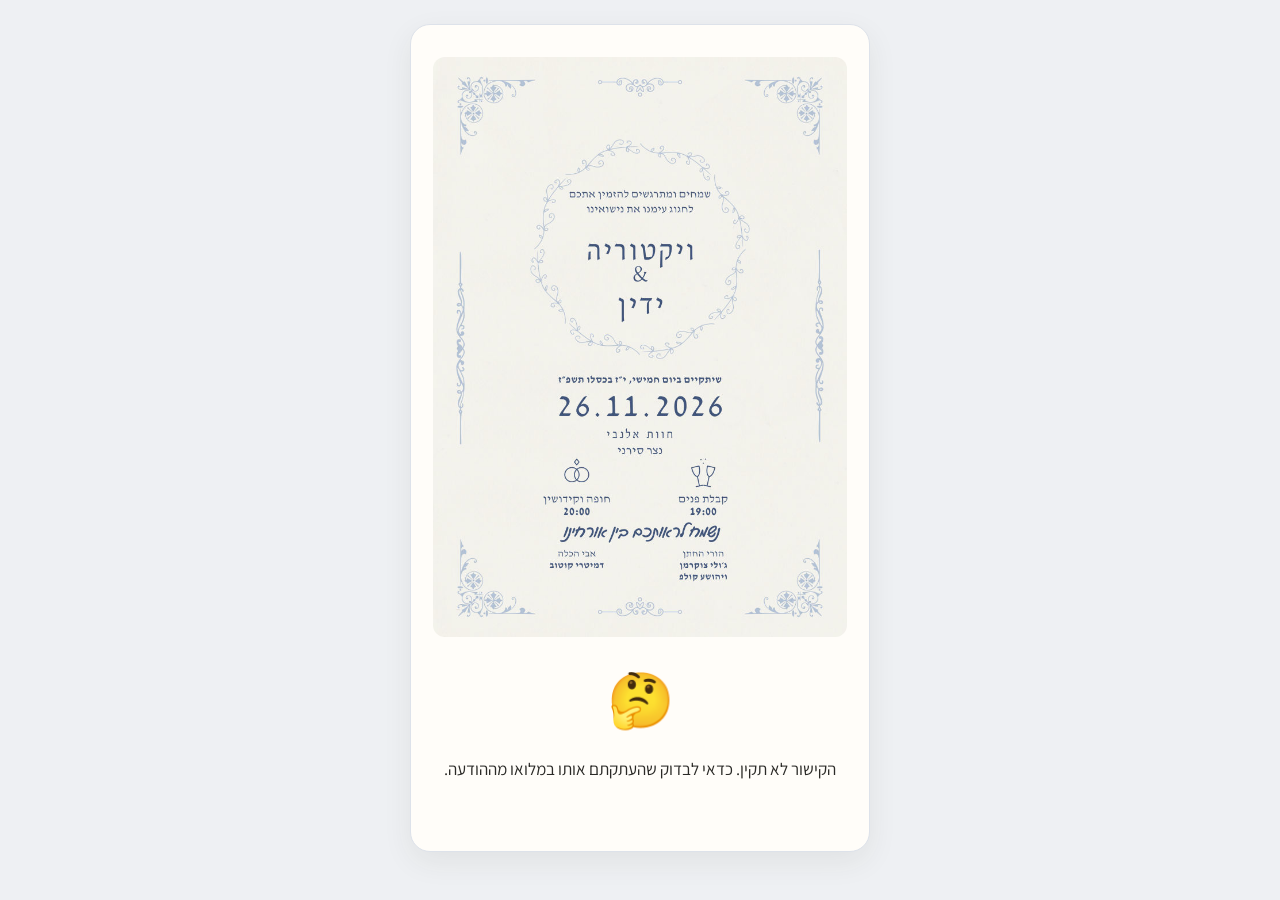
<file: index.html>
<!doctype html>
<html lang="he" dir="rtl">
<head>
<meta charset="utf-8">
<meta name="viewport" content="width=device-width, initial-scale=1">
<title>החתונה של ויקטוריה וידין</title>
<!-- התצוגה המקדימה שוואטסאפ מציג מעל הקישור. התמונה חייבת כתובת מלאה ולהיות קטנה מ-300KB -->
<meta property="og:title" content="ויקטוריה &amp; ידין מתחתנים 💍">
<meta property="og:description" content="26.11.2026 · חוות אלנבי, נצר סירני · לחצו לאישור הגעה">
<meta property="og:image" content="https://zoeykulp.github.io/wedding-rsvp/invite.jpg">
<meta property="og:image:type" content="image/jpeg">
<meta property="og:image:width" content="1200">
<meta property="og:image:height" content="630">
<link rel="preconnect" href="https://fonts.googleapis.com">
<link rel="preconnect" href="https://fonts.gstatic.com" crossorigin>
<link href="https://fonts.googleapis.com/css2?family=Frank+Ruhl+Libre:wght@500;700&family=Assistant:wght@400;600;700&display=swap" rel="stylesheet">
<link rel="stylesheet" href="app.css">
</head>
<body>
<main>
  <img id="invite-img" class="invite-img" alt="ההזמנה לחתונה" hidden>

  <section id="loading" class="center">
    <div class="spinner" aria-label="טוען"></div>
    <p style="color:var(--muted);margin-top:-20px">טוענים את ההזמנה שלכם... 💌<br><small>זה יכול לקחת כמה שניות</small></p>
  </section>

  <section id="error" class="center" hidden>
    <div class="big-emoji">🤔</div>
    <p>הקישור לא תקין. כדאי לבדוק שהעתקתם אותו במלואו מההודעה.</p>
  </section>

  <section id="form-view" hidden>
    <p class="greet"><span id="greet-hi">היי!</span> נשמח לדעת אם תגיעו 🤍</p>
    <p class="note" id="prev-note" hidden>כבר אישרתם. אפשר לעדכן את התשובה כאן.</p>

    <div class="choices" role="radiogroup" aria-label="האם תגיעו?">
      <button type="button" class="choice" role="radio" aria-checked="false" data-status="מגיע">כן, נגיע 🎉</button>
      <button type="button" class="choice" role="radio" aria-checked="false" data-status="לא מגיע">לא נוכל להגיע</button>
      <button type="button" class="choice" role="radio" aria-checked="false" data-status="אולי">עוד לא בטוחים</button>
    </div>

    <div id="coming" hidden>
      <div class="field row">
        <span class="label" style="margin:0">כמה תהיו?</span>
        <div class="stepper" data-key="count"></div>
      </div>

      <div class="field">
        <span class="label">העדפות אוכל</span>
        <p class="hint">כמה מכם צריכים מנה מיוחדת? (אם אף אחד, אפשר לדלג)</p>
        <div class="row"><span>צמחוני</span><div class="stepper" data-key="veg"></div></div>
        <div class="row"><span>טבעוני</span><div class="stepper" data-key="vegan"></div></div>
        <div class="row"><span>ללא גלוטן</span><div class="stepper" data-key="gf"></div></div>
      </div>

      <div class="field">
        <label class="check"><input type="checkbox" id="has-allergy"> יש אלרגיה למזון</label>
        <textarea id="allergy" hidden maxlength="300" placeholder="לאיזה מזון? (למשל: אגוזים, שומשום, דגים)"></textarea>
      </div>
    </div>

    <div class="field" id="notes-field" hidden>
      <label class="label" for="notes">רוצים להוסיף משהו? (לא חובה)</label>
      <textarea id="notes" maxlength="500"></textarea>
    </div>

    <p class="error-msg" id="form-error" hidden></p>
    <button type="button" class="primary" id="submit" disabled>שליחה</button>
  </section>

  <section id="done" class="center" hidden>
    <div class="big-emoji" id="done-emoji"></div>
    <h2 class="done-title" id="done-title"></h2>
    <p class="done-text" id="done-text"></p>
    <a class="secondary" id="waze" target="_blank" rel="noopener" hidden>ניווט עם Waze 🚗</a>

    <button type="button" class="secondary" id="edit">עדכון התשובה</button>
  </section>
</main>

<script>
  window.PAGE = {
    INVITE_IMAGE: 'invitation.jpg',
    WAZE_URL: 'https://waze.com/ul?navigate=yes&q=' + encodeURIComponent('חוות אלנבי נצר סרני'),
    T: {
      hi: 'היי ',
      demoName: 'אורח לדוגמה',
      plus: 'הוספה',
      minus: 'הפחתה',
      allergyMissing: 'נשמח לדעת לאיזה מזון יש אלרגיה',
      saveFailed: 'אופס, התשובה לא נשמרה. נסו לשלוח שוב 🙏',
      done: {
        'מגיע': ['🥂', 'איזה כיף!', 'מחכים לראות אתכם ב-26.11'],
        'לא מגיע': ['🤍', 'תודה שעדכנתם', 'נתגעגע! תודה שהודעתם לנו'],
        'אולי': ['🙏', 'תודה!', 'כשתדעו, אפשר לחזור לאותו קישור ולעדכן'],
      },
    },
  };
</script>
<script src="app.js"></script>
</body>
</html>
</file>
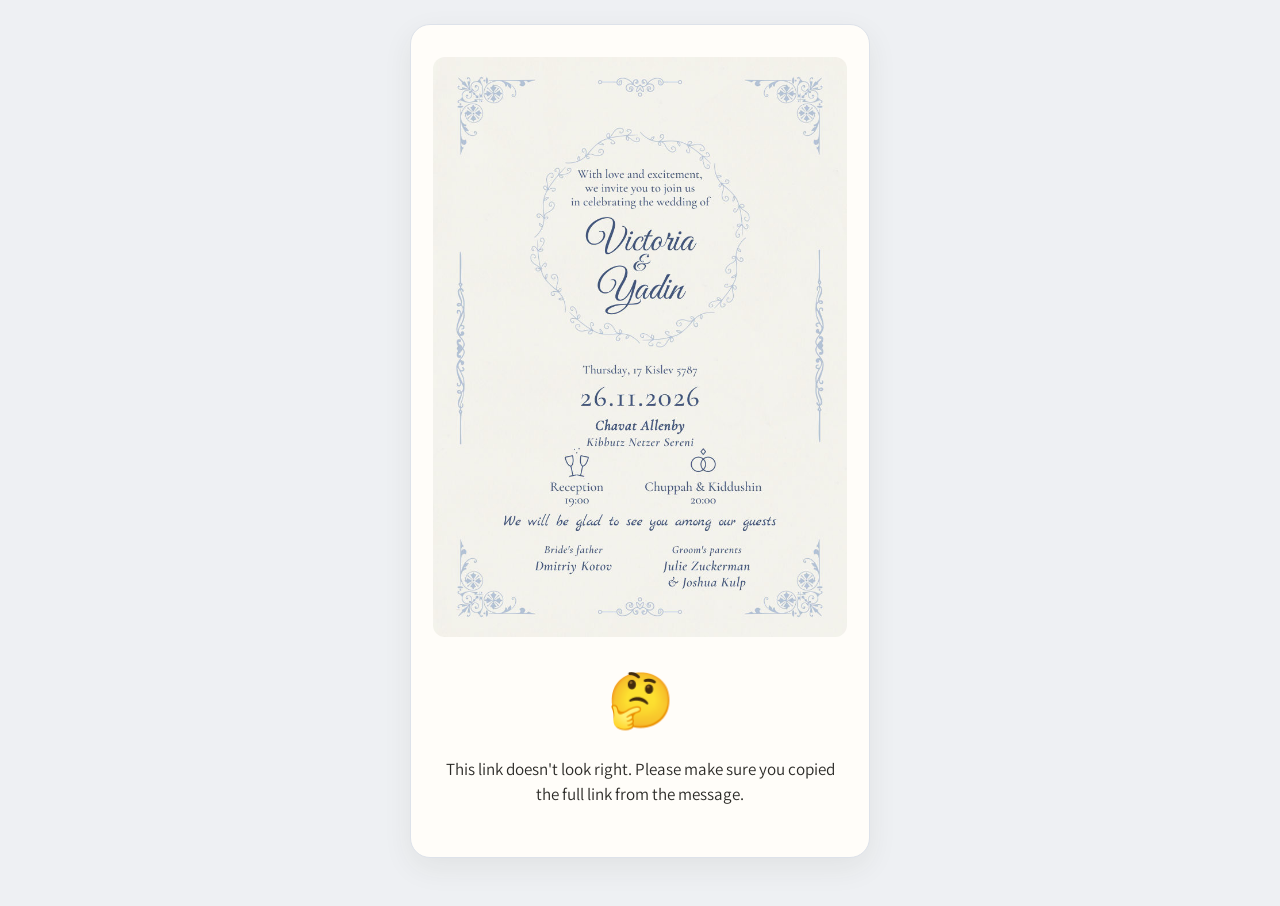
<file: en/index.html>
<!doctype html>
<html lang="en" dir="ltr">
<head>
<meta charset="utf-8">
<meta name="viewport" content="width=device-width, initial-scale=1">
<title>Victoria &amp; Yadin's Wedding</title>
<!-- WhatsApp link preview. The image needs an absolute URL and must stay under ~300KB -->
<meta property="og:title" content="Victoria &amp; Yadin are getting married 💍">
<meta property="og:description" content="26.11.2026 · Chavat Allenby, Kibbutz Netzer Sereni · Tap to RSVP">
<meta property="og:image" content="https://zoeykulp.github.io/wedding-rsvp/en/invite.jpg">
<meta property="og:image:type" content="image/jpeg">
<meta property="og:image:width" content="1200">
<meta property="og:image:height" content="630">
<link rel="preconnect" href="https://fonts.googleapis.com">
<link rel="preconnect" href="https://fonts.gstatic.com" crossorigin>
<link href="https://fonts.googleapis.com/css2?family=Cormorant+Garamond:wght@600&family=Assistant:wght@400;600;700&display=swap" rel="stylesheet">
<link rel="stylesheet" href="../app.css">
<style>.done-title { font-family: 'Cormorant Garamond', serif; font-size: 30px; }</style>
</head>
<body>
<main>
  <img id="invite-img" class="invite-img" alt="Wedding invitation" hidden>

  <section id="loading" class="center">
    <div class="spinner" aria-label="Loading"></div>
    <p style="color:var(--muted);margin-top:-20px">Loading your invitation... 💌<br><small>This may take a few seconds</small></p>
  </section>

  <section id="error" class="center" hidden>
    <div class="big-emoji">🤔</div>
    <p>This link doesn't look right. Please make sure you copied the full link from the message.</p>
  </section>

  <section id="form-view" hidden>
    <p class="greet"><span id="greet-hi">Hi!</span> We'd love to know if you can make it 🤍</p>
    <p class="note" id="prev-note" hidden>You've already replied. You can update your answer here.</p>

    <div class="choices" role="radiogroup" aria-label="Will you attend?">
      <button type="button" class="choice" role="radio" aria-checked="false" data-status="מגיע">Yes, we'll be there 🎉</button>
      <button type="button" class="choice" role="radio" aria-checked="false" data-status="לא מגיע">Sorry, we can't make it</button>
      <button type="button" class="choice" role="radio" aria-checked="false" data-status="אולי">Not sure yet</button>
    </div>

    <div id="coming" hidden>
      <div class="field row">
        <span class="label" style="margin:0">How many of you?</span>
        <div class="stepper" data-key="count"></div>
      </div>

      <div class="field">
        <span class="label">Dietary preferences</span>
        <p class="hint">How many of you need a special meal? (Skip if none)</p>
        <div class="row"><span>Vegetarian</span><div class="stepper" data-key="veg"></div></div>
        <div class="row"><span>Vegan</span><div class="stepper" data-key="vegan"></div></div>
        <div class="row"><span>Gluten-free</span><div class="stepper" data-key="gf"></div></div>
      </div>

      <div class="field">
        <label class="check"><input type="checkbox" id="has-allergy"> Food allergy</label>
        <textarea id="allergy" hidden maxlength="300" placeholder="Which food? (e.g. nuts, sesame, fish)"></textarea>
      </div>
    </div>

    <div class="field" id="notes-field" hidden>
      <label class="label" for="notes">Anything else you'd like to tell us? (optional)</label>
      <textarea id="notes" maxlength="500"></textarea>
    </div>

    <p class="error-msg" id="form-error" hidden></p>
    <button type="button" class="primary" id="submit" disabled>Send</button>
  </section>

  <section id="done" class="center" hidden>
    <div class="big-emoji" id="done-emoji"></div>
    <h2 class="done-title" id="done-title"></h2>
    <p class="done-text" id="done-text"></p>
    <a class="secondary" id="waze" target="_blank" rel="noopener" hidden>Navigate with Waze 🚗</a>

    <button type="button" class="secondary" id="edit">Update my answer</button>
  </section>
</main>

<script>
  window.PAGE = {
    INVITE_IMAGE: 'invitation.jpg',
    WAZE_URL: 'https://waze.com/ul?navigate=yes&q=' + encodeURIComponent('חוות אלנבי נצר סרני'),
    T: {
      hi: 'Hi ',
      demoName: 'Sample Guest',
      plus: 'Add',
      minus: 'Remove',
      allergyMissing: 'Please tell us which food you are allergic to',
      saveFailed: "Oops, your answer wasn't saved. Please try again 🙏",
      done: {
        'מגיע': ['🥂', 'Wonderful!', "Can't wait to see you on 26.11"],
        'לא מגיע': ['🤍', 'Thank you for letting us know', "We'll miss you!"],
        'אולי': ['🙏', 'Thank you!', 'Once you know, just open the same link and update your answer'],
      },
    },
  };
</script>
<script src="../app.js"></script>
</body>
</html>
</file>
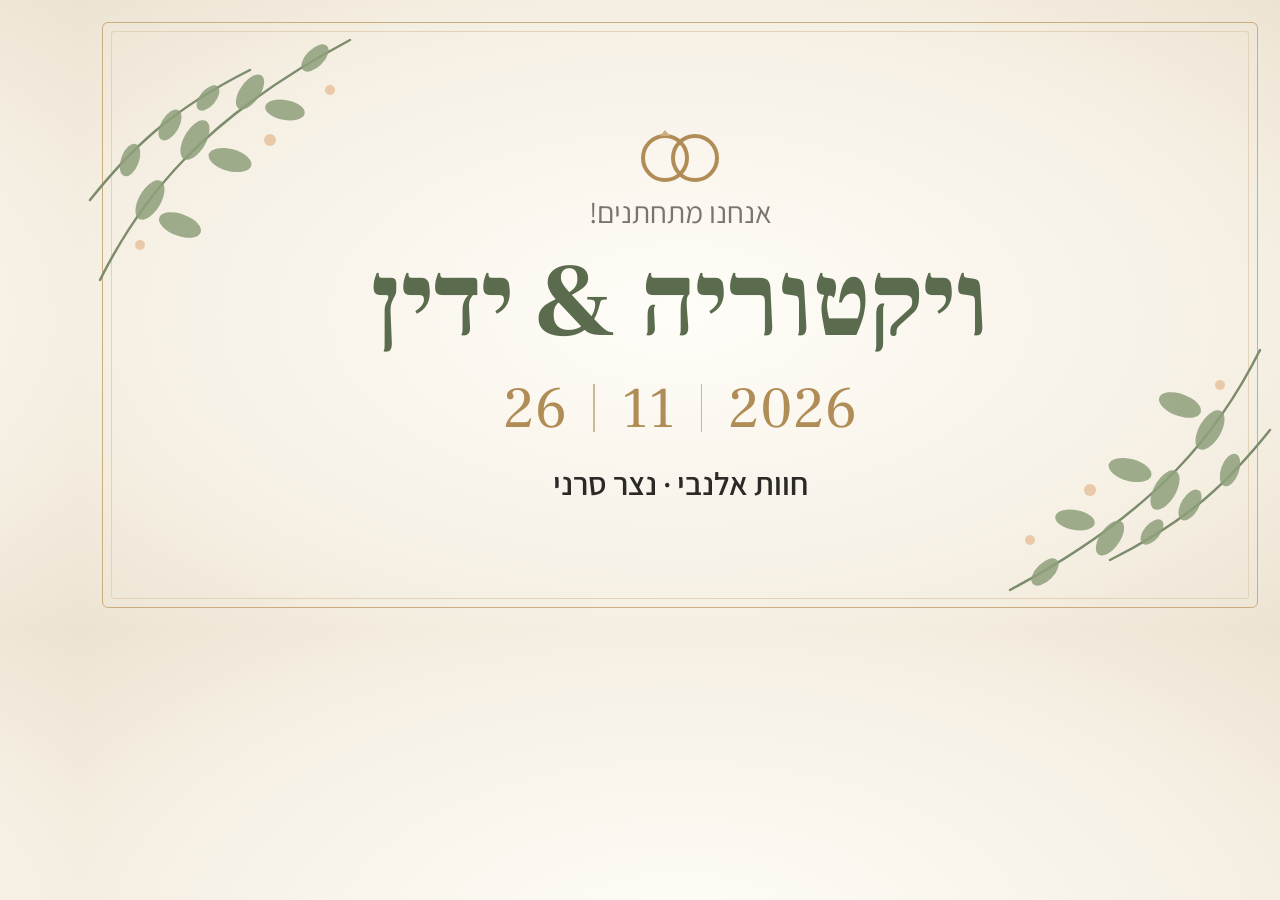
<file: tools/og-card.html>
<!doctype html>
<!-- מקור לתמונת התצוגה המקדימה (invite.png). מצלמים ב-1200x630 -->
<html lang="he" dir="rtl">
<head>
<meta charset="utf-8">
<link href="https://fonts.googleapis.com/css2?family=Frank+Ruhl+Libre:wght@500;700&family=Assistant:wght@400;600&display=swap" rel="stylesheet">
<style>
  html, body { margin: 0; width: 1200px; height: 630px; overflow: hidden; }
  body {
    background: radial-gradient(ellipse at center, #fffdf8 0%, #f5efe3 70%, #ece3d2 100%);
    font-family: 'Assistant', sans-serif; color: #2b2a27;
    display: flex; align-items: center; justify-content: center; position: relative;
  }
  .frame { position: absolute; inset: 22px; border: 1.5px solid #c9ad7f; border-radius: 6px; }
  .frame::after { content: ''; position: absolute; inset: 8px; border: 1px solid #e2d3b6; border-radius: 3px; }
  .branch { position: absolute; width: 300px; height: 300px; }
  .tl { top: 0; left: 0; }
  .br { bottom: 0; right: 0; transform: rotate(180deg); }
  .content { text-align: center; position: relative; }
  .eyebrow { font-size: 30px; color: #7a756c; margin: 0; }
  h1 { font-family: 'Frank Ruhl Libre', serif; font-size: 104px; line-height: 1.1; margin: 14px 0 10px; color: #5b6b4e; font-weight: 700; }
  .date { direction: ltr; display: flex; justify-content: center; align-items: center; gap: 26px;
          font-family: 'Frank Ruhl Libre', serif; font-size: 58px; color: #b08d57; }
  .date i { width: 1.5px; height: 48px; background: #b08d57; opacity: .6; }
  .venue { font-size: 32px; margin: 16px 0 0; font-weight: 600; }
  .rings { display: block; margin: 0 auto 6px; }
</style>
</head>
<body>
  <div class="frame"></div>

  <svg class="branch tl" viewBox="0 0 300 300">
    <g fill="none" stroke="#7d8c6c" stroke-width="2.5" stroke-linecap="round">
      <path d="M20 280 C 60 200, 120 120, 270 40"/>
      <path d="M10 200 C 50 150, 90 110, 170 70"/>
    </g>
    <g fill="#8fa07c" opacity=".85">
      <ellipse cx="70" cy="200" rx="22" ry="11" transform="rotate(-60 70 200)"/>
      <ellipse cx="100" cy="225" rx="22" ry="11" transform="rotate(20 100 225)"/>
      <ellipse cx="115" cy="140" rx="22" ry="11" transform="rotate(-60 115 140)"/>
      <ellipse cx="150" cy="160" rx="22" ry="11" transform="rotate(15 150 160)"/>
      <ellipse cx="170" cy="92" rx="20" ry="10" transform="rotate(-55 170 92)"/>
      <ellipse cx="205" cy="110" rx="20" ry="10" transform="rotate(10 205 110)"/>
      <ellipse cx="235" cy="58" rx="17" ry="9" transform="rotate(-45 235 58)"/>
      <ellipse cx="50" cy="160" rx="17" ry="9" transform="rotate(-70 50 160)"/>
      <ellipse cx="90" cy="125" rx="17" ry="9" transform="rotate(-60 90 125)"/>
      <ellipse cx="128" cy="98" rx="15" ry="8" transform="rotate(-50 128 98)"/>
    </g>
    <g fill="#e9c9a8"><circle cx="190" cy="140" r="6"/><circle cx="60" cy="245" r="5"/><circle cx="250" cy="90" r="5"/></g>
  </svg>
  <svg class="branch br" viewBox="0 0 300 300"><use href="#"/></svg>

  <div class="content">
    <svg class="rings" width="110" height="60" viewBox="0 0 110 60">
      <g fill="none" stroke="#b08d57" stroke-width="4"><circle cx="40" cy="32" r="22"/><circle cx="70" cy="32" r="22"/></g>
      <path d="M40 4 l5 6 h-10z" fill="#c9ad7f"/>
    </svg>
    <p class="eyebrow">אנחנו מתחתנים!</p>
    <h1>ויקטוריה & ידין</h1>
    <div class="date"><span>26</span><i></i><span>11</span><i></i><span>2026</span></div>
    <p class="venue">חוות אלנבי · נצר סרני</p>
  </div>

  <script>
    // משכפל את הענף לפינה השנייה
    document.querySelector('.br').innerHTML = document.querySelector('.tl').innerHTML;
  </script>
</body>
</html>
</file>
<file: app.css>
/* משותף לדף העברי (index.html) ולדף האנגלי (en/index.html) */
:root {
  --bg: #eef0f3;
  --card: #fffdf9;
  --ink: #2b2a27;
  --muted: #7a756c;
  --line: #dde2ea;
  --accent: #42567b;
  --accent-ink: #ffffff;
  --accent-soft: #e6ebf3;
  --gold: #8a9cbd;
  --danger: #a14a3b;
}
* { box-sizing: border-box; }
body {
  margin: 0;
  min-height: 100vh;
  background: var(--bg);
  color: var(--ink);
  font: 17px/1.5 'Assistant', system-ui, sans-serif;
  display: flex;
  justify-content: center;
  padding: 24px 16px 48px;
}
main {
  width: 100%;
  max-width: 460px;
  background: var(--card);
  border: 1px solid var(--line);
  border-radius: 20px;
  padding: 32px 22px;
  box-shadow: 0 10px 30px rgba(60, 50, 30, .07);
}
[hidden] { display: none !important; }

.invite-img { display: block; width: 100%; border-radius: 12px; margin-bottom: 22px; }
.greet { font-size: 19px; text-align: center; margin: 0 0 18px; }
.note { background: var(--accent-soft); border-radius: 10px; padding: 8px 12px; font-size: 15px; text-align: center; margin: -6px 0 18px; }

.choices { display: grid; gap: 10px; margin-bottom: 22px; }
.choice {
  font: inherit; font-weight: 600; font-size: 18px;
  padding: 14px; border-radius: 14px; cursor: pointer;
  background: var(--card); color: var(--ink); border: 1.5px solid var(--line);
  transition: border-color .15s, background .15s;
}
.choice:hover { border-color: var(--accent); }
.choice[aria-checked="true"] { background: var(--accent); color: var(--accent-ink); border-color: var(--accent); }

.field { margin-bottom: 20px; }
.label { display: block; font-weight: 600; margin-bottom: 8px; }
.hint { color: var(--muted); font-size: 15px; margin: -4px 0 10px; }
.row { display: flex; align-items: center; justify-content: space-between; padding: 8px 0; }
.row + .row { border-top: 1px dashed var(--line); }

.stepper { display: inline-flex; align-items: center; gap: 4px; }
[dir="ltr"] .stepper { flex-direction: row-reverse; } /* באנגלית: − 1 + */
.stepper button {
  width: 40px; height: 40px; border-radius: 50%;
  border: 1.5px solid var(--line); background: var(--card); color: var(--ink);
  font-size: 22px; line-height: 1; cursor: pointer;
}
.stepper button:disabled { opacity: .35; cursor: default; }
.stepper output { min-width: 36px; text-align: center; font-size: 20px; font-weight: 700; }

.check { display: flex; gap: 10px; align-items: center; cursor: pointer; font-weight: 600; }
.check input { width: 20px; height: 20px; accent-color: var(--accent); }
textarea {
  width: 100%; font: inherit; padding: 10px 12px; margin-top: 10px;
  border: 1.5px solid var(--line); border-radius: 12px; background: #fff; color: var(--ink);
  resize: vertical; min-height: 70px;
}
textarea:focus { outline: none; border-color: var(--accent); }

.primary {
  width: 100%; font: inherit; font-weight: 700; font-size: 19px;
  padding: 15px; border: 0; border-radius: 14px; cursor: pointer;
  background: var(--accent); color: var(--accent-ink);
}
.primary:disabled { opacity: .45; cursor: default; }
.secondary {
  display: block; width: 100%; text-align: center; text-decoration: none;
  font: inherit; font-weight: 600; padding: 13px; margin-top: 10px;
  border-radius: 14px; border: 1.5px solid var(--line); background: var(--card); color: var(--ink); cursor: pointer;
}
.error-msg { color: var(--danger); text-align: center; font-weight: 600; }

.center { text-align: center; }
.big-emoji { font-size: 54px; margin: 8px 0; }
.done-title { font-family: 'Frank Ruhl Libre', serif; margin: 0 0 8px; }
.done-text { color: var(--muted); }
.spinner {
  width: 36px; height: 36px; margin: 40px auto; border-radius: 50%;
  border: 3px solid var(--line); border-top-color: var(--accent);
  animation: spin .8s linear infinite;
}
@keyframes spin { to { transform: rotate(360deg); } }
</file>
